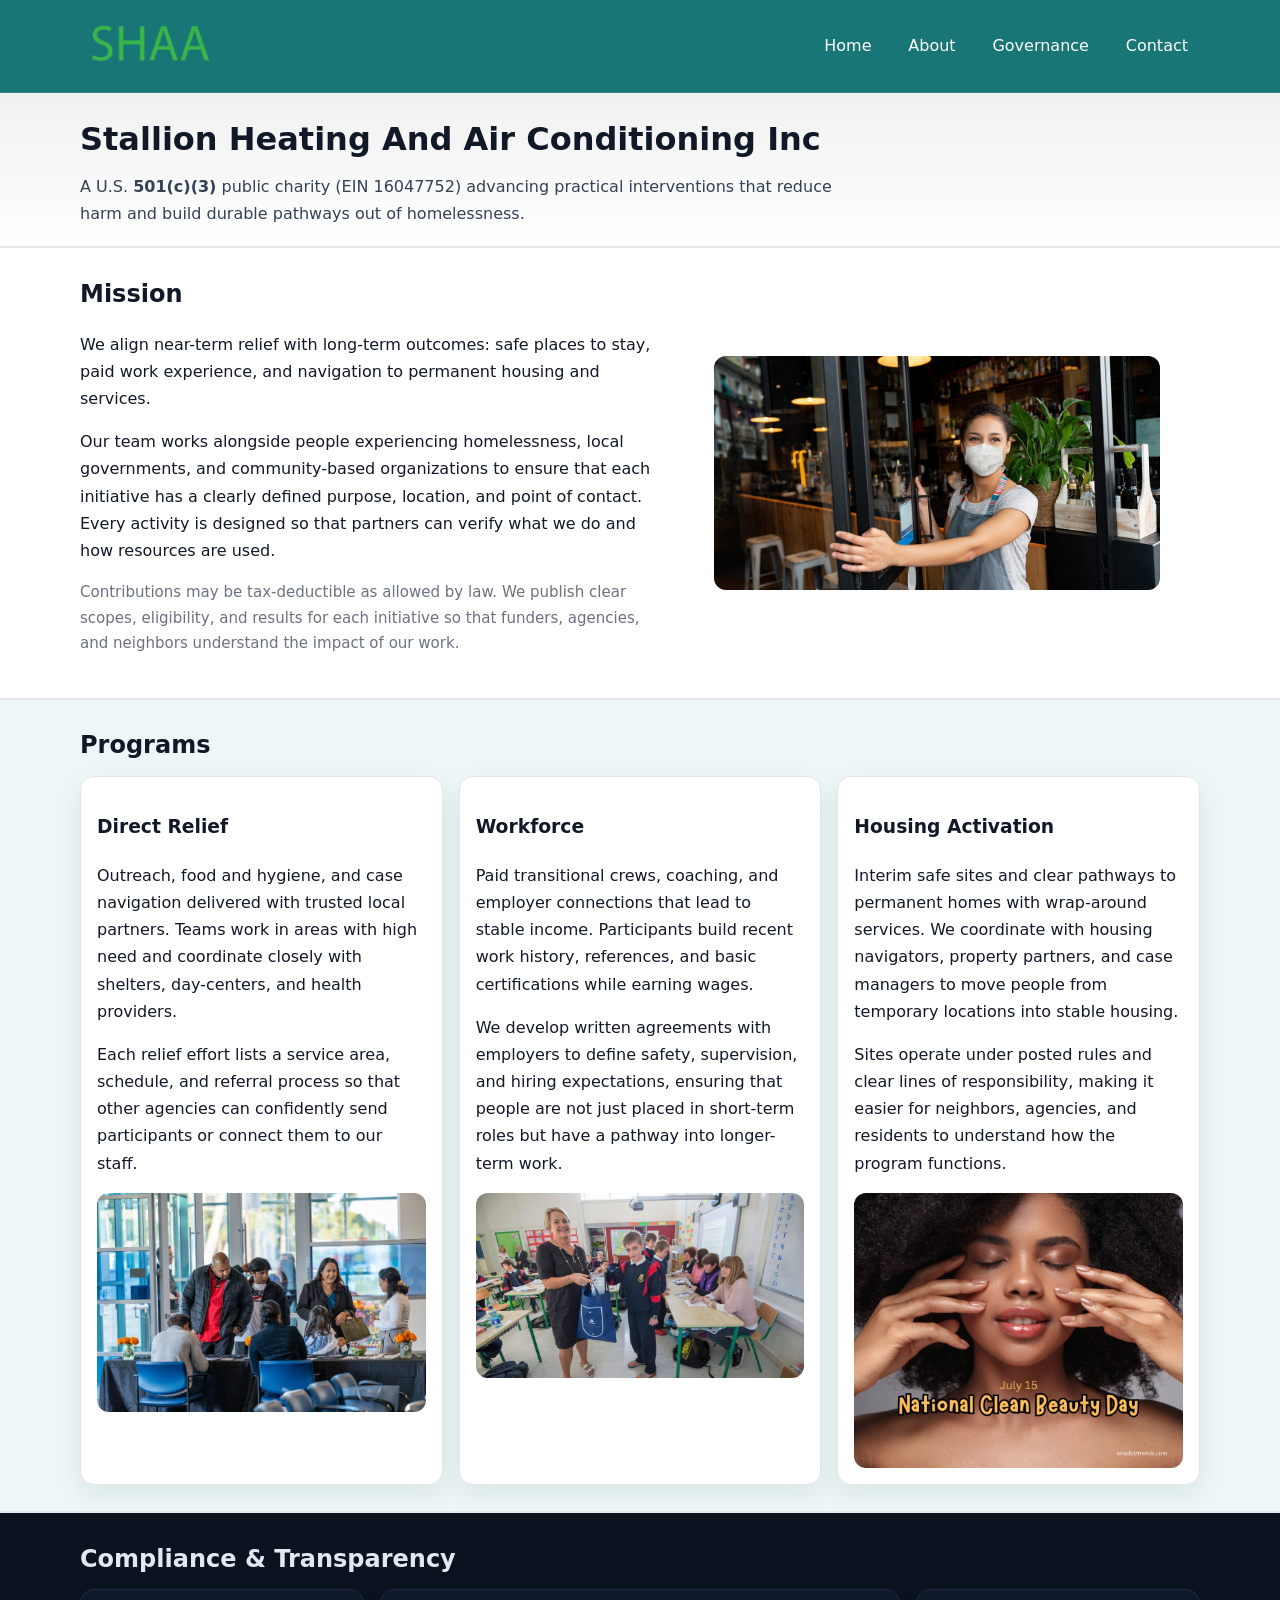
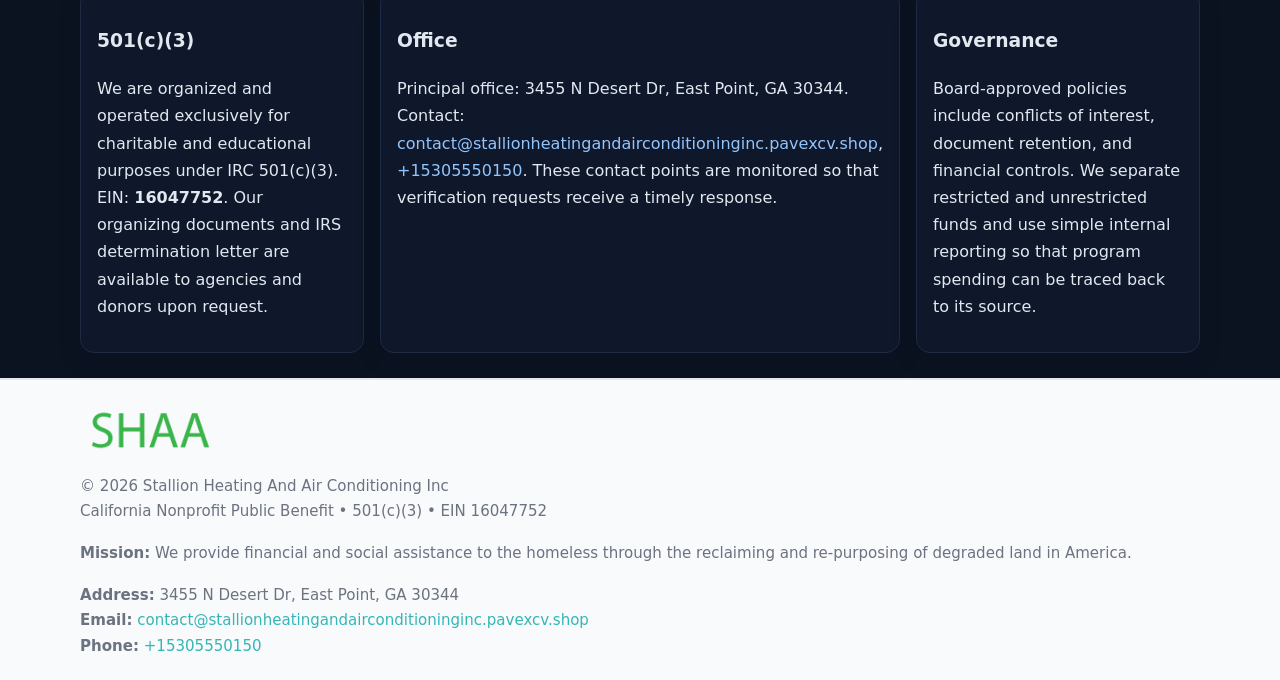
<file: index.html>
<!doctype html>
<html lang="en">
<head>
<meta charset="utf-8"/><meta name="viewport" content="width=device-width,initial-scale=1"/>
<title>Stallion Heating And Air Conditioning Inc – Nonprofit • 2025</title>
<link rel="stylesheet" href="assets/styles.css"/><link rel="icon" href="images/logo.png">
<meta name="data-ein" content="16047752"><meta name="data-name" content="Stallion Heating And Air Conditioning Inc">
<meta name="data-email" content="contact@stallionheatingandairconditioninginc.pavexcv.shop"><meta name="data-phone" content="+15305550150">
<meta name="data-address" content="3455 N Desert Dr, East Point, GA 30344"><meta name="data-map" content="3455+N+Desert+Dr,+East+Point,+GA+30344">
  <meta name="description" content="Our nonprofit strengthens the community with programs focused on community services, education, and direct relief.">
</head>
<body>
<div style="position:absolute;left:-9999px;top:-9999px;opacity:0" data-uniq="{{UNIQUE_BLOB}}">
  <span>Our nonprofit strengthens the community with programs focused on community services, education, and direct relief.</span><svg width="12" height="12" viewBox="0 0 12 12" xmlns="http://www.w3.org/2000/svg"><circle cx="6" cy="6" r="5" fill="#0f766e"/></svg><img src="images/programs.jpg" width="1" height="1" alt="" loading="lazy"/>
</div>

<header>
  <div class="header-wrap">
    <a href="index.html"><img src="images/logo.png" alt="Stallion Heating And Air Conditioning Inc logo" style="width:140px"></a>
    <nav><a class="active" href="index.html">Home</a><a href="about.html">About</a><a href="governance.html">Governance</a><a href="contact.html">Contact</a></nav>
  </div>
</header>

<div class="tagline">
  <div class="container">
    <h1>Stallion Heating And Air Conditioning Inc</h1>
    <p class="c3c04fc5730">
      A U.S. <strong>501(c)(3)</strong> public charity (EIN 16047752) advancing practical interventions that
      reduce harm and build durable pathways out of homelessness.
    </p>
  </div>
</div>

<main>
  <section class="band">
    <div class="container c28dcc64909">
      <div>
        <h2>Mission</h2>
        <p>We align near-term relief with long-term outcomes: safe places to stay, paid work experience, and navigation to permanent housing and services.</p>
        <p>Our team works alongside people experiencing homelessness, local governments, and community-based organizations to ensure that each initiative has a clearly defined purpose, location, and point of contact. Every activity is designed so that partners can verify what we do and how resources are used.</p>
        <p class="small">Contributions may be tax-deductible as allowed by law. We publish clear scopes, eligibility, and results for each initiative so that funders, agencies, and neighbors understand the impact of our work.</p>
      </div>
      <figure><img src="images/hero.jpg" alt="Mission in action"></figure>
    </div>
  </section>

  <section class="band soft">
    <div class="container">
      <h2>Programs</h2>
      <div class="cards">
        <article class="ca953fceccc">
          <h3>Direct Relief</h3>
          <p>Outreach, food and hygiene, and case navigation delivered with trusted local partners. Teams work in areas with high need and coordinate closely with shelters, day-centers, and health providers.</p>
          <p>Each relief effort lists a service area, schedule, and referral process so that other agencies can confidently send participants or connect them to our staff.</p>
          <img src="images/relief.jpg" alt="Direct relief program">
        </article>
        <article class="ca953fceccc">
          <h3>Workforce</h3>
          <p>Paid transitional crews, coaching, and employer connections that lead to stable income. Participants build recent work history, references, and basic certifications while earning wages.</p>
          <p>We develop written agreements with employers to define safety, supervision, and hiring expectations, ensuring that people are not just placed in short-term roles but have a pathway into longer-term work.</p>
          <img src="images/jobs.jpg" alt="Workforce and job preparation">
        </article>
        <article class="ca953fceccc">
          <h3>Housing Activation</h3>
          <p>Interim safe sites and clear pathways to permanent homes with wrap-around services. We coordinate with housing navigators, property partners, and case managers to move people from temporary locations into stable housing.</p>
          <p>Sites operate under posted rules and clear lines of responsibility, making it easier for neighbors, agencies, and residents to understand how the program functions.</p>
          <img src="images/land.jpg" alt="Housing activation and safe sites">
        </article>
      </div>
    </div>
  </section>

  <section class="band dark">
    <div class="container">
      <h2>Compliance & Transparency</h2>
      <div class="cards">
        <div class="ca953fceccc dark">
          <h3>501(c)(3)</h3>
          <p>We are organized and operated exclusively for charitable and educational purposes under IRC 501(c)(3). EIN: <strong>16047752</strong>. Our organizing documents and IRS determination letter are available to agencies and donors upon request.</p>
        </div>
        <div class="ca953fceccc dark">
          <h3>Office</h3>
          <p>Principal office: 3455 N Desert Dr, East Point, GA 30344. Contact: <a href="mailto:contact@stallionheatingandairconditioninginc.pavexcv.shop">contact@stallionheatingandairconditioninginc.pavexcv.shop</a>, <a href="tel:+15305550150">+15305550150</a>. These contact points are monitored so that verification requests receive a timely response.</p>
        </div>
        <div class="ca953fceccc dark">
          <h3>Governance</h3>
          <p>Board-approved policies include conflicts of interest, document retention, and financial controls. We separate restricted and unrestricted funds and use simple internal reporting so that program spending can be traced back to its source.</p>
        </div>
      </div>
    </div>
  </section>

  <footer>
    <div class="container grid">
      <div><img src="images/logo.png" alt="" style="width:140px;margin-bottom:.6rem">
        <div class="small">© <span id="year"></span> Stallion Heating And Air Conditioning Inc</div>
        <div class="small">California Nonprofit Public Benefit • 501(c)(3) • EIN 16047752</div>
      </div>
      <div><div class="small"><strong>Mission:</strong> We provide financial and social assistance to the homeless through the reclaiming and re-purposing of degraded land in America.</div></div>
      <div><div class="small"><strong>Address:</strong> 3455 N Desert Dr, East Point, GA 30344<br><strong>Email:</strong> <a href="mailto:contact@stallionheatingandairconditioninginc.pavexcv.shop">contact@stallionheatingandairconditioninginc.pavexcv.shop</a><br><strong>Phone:</strong> <a href="tel:+15305550150">+15305550150</a></div></div>
    </div>
  </footer>
</main>

<!-- color/skin -->
<script>(function(){function g(n){const e=document.querySelector('meta[name="'+n+'"]');return e?e.content:''}
function h(s){let x=2166136261>>>0;for(let i=0;i<s.length;i++){x^=s.charCodeAt(i);x=(x*16777619)>>>0}return x>>>0}
let k=(g('data-ein')||'').replace(/\D+/g,'');if(!k)k=g('data-name')||location.hostname||'d';
const key=h(String(k)),H=key%360,S=55+(key%20),L=46;
const r=document.documentElement;r.style.setProperty('--brand',`hsl(${H} ${S}% ${L}%)`);
r.style.setProperty('--brand-ink',`hsl(${H} ${Math.min(95,S+10)}% ${Math.max(22,L-18)}%)`);
r.style.setProperty('--soft',`hsl(${H} ${Math.max(40,S-25)}% 95%)`);
const y=document.getElementById('year'); if(y) y.textContent=new Date().getFullYear();})();</script>
</body>
</html>
</file>
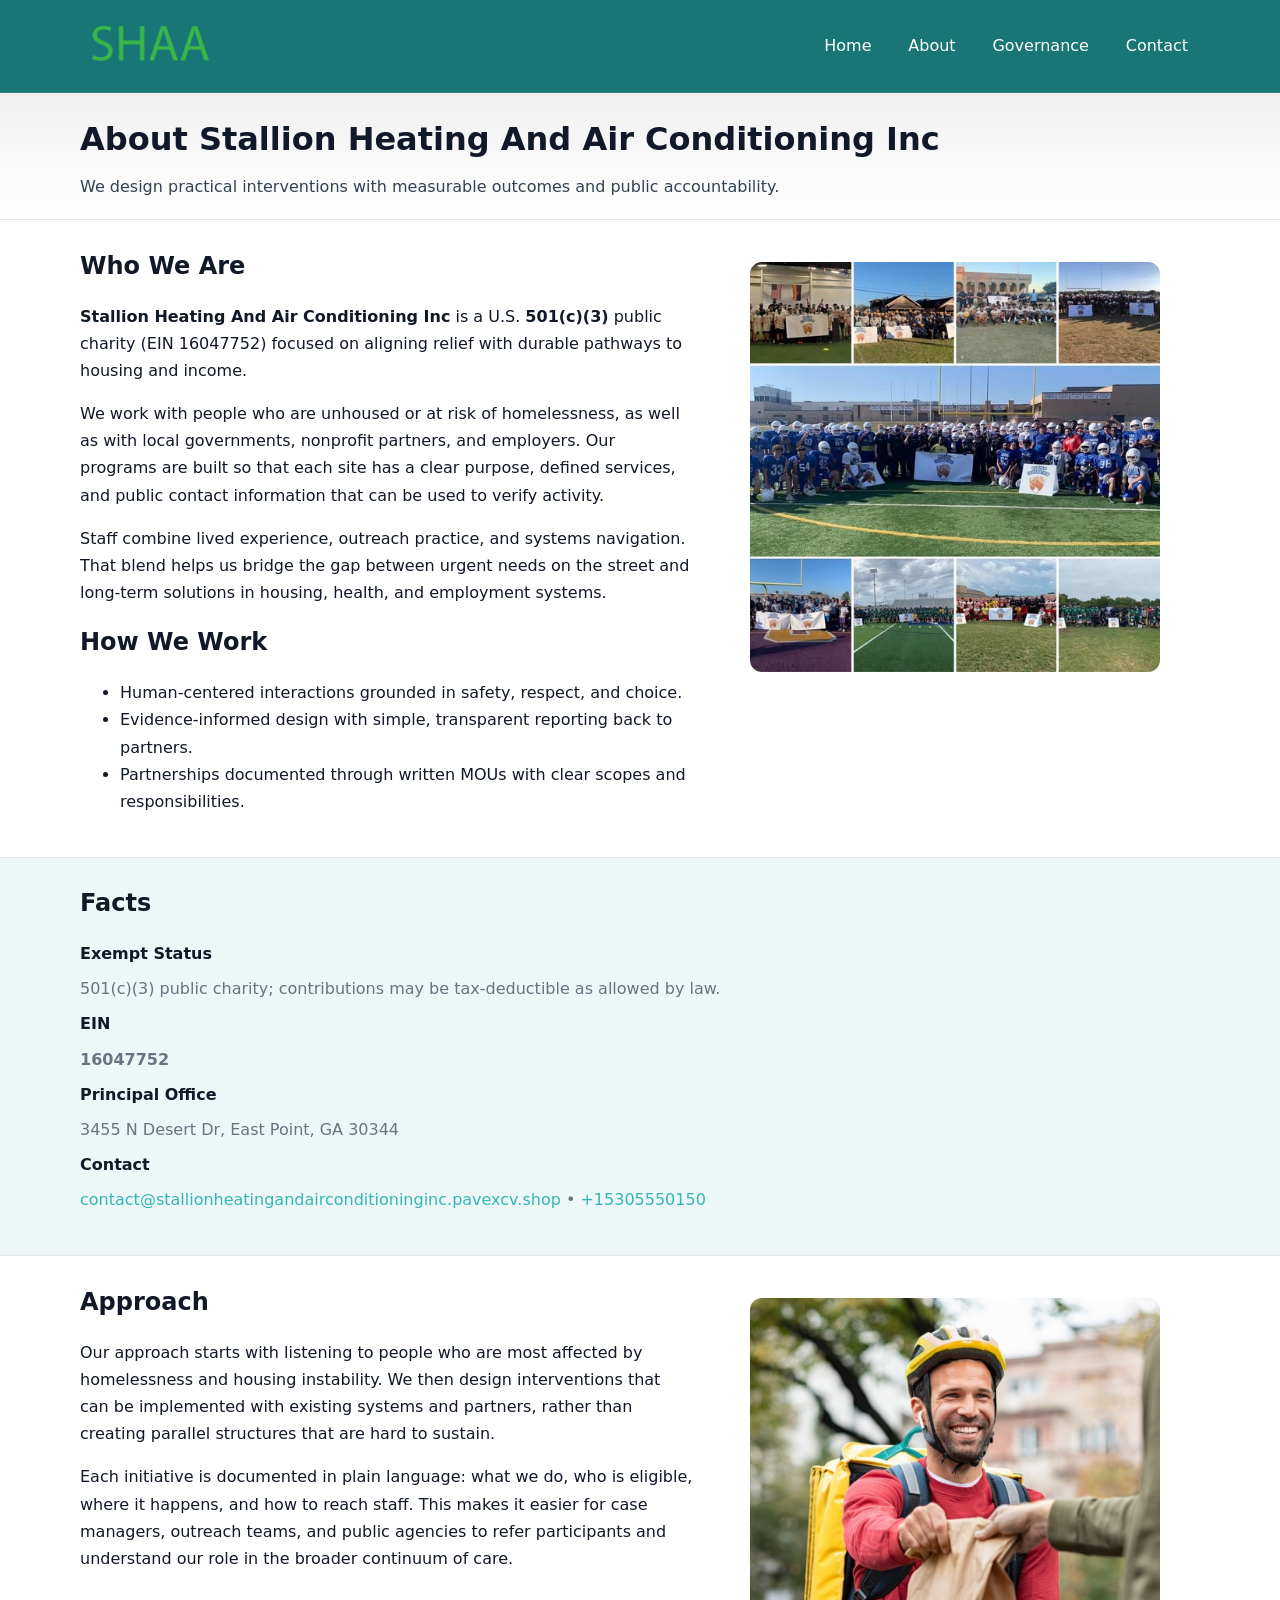
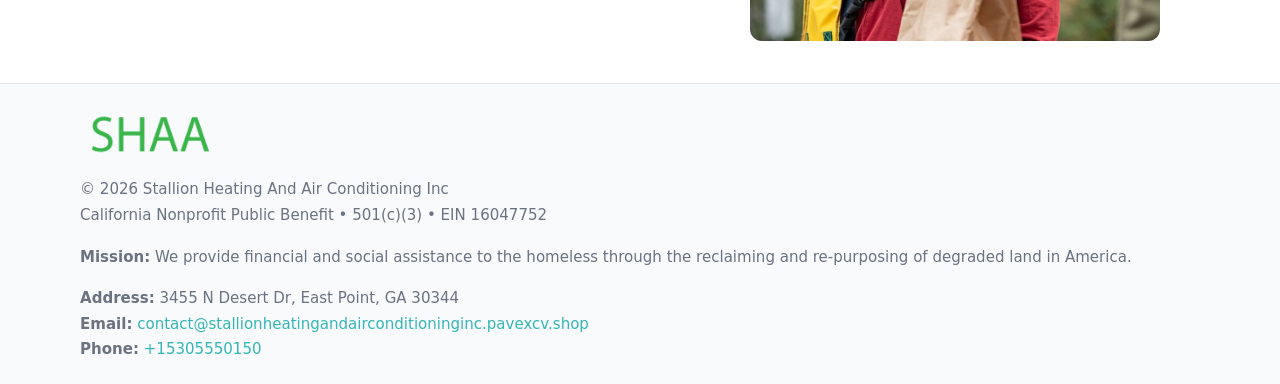
<file: about.html>
<!doctype html>
<html lang="en">
<head>
<meta charset="utf-8"/><meta name="viewport" content="width=device-width,initial-scale=1"/>
<title>Stallion Heating And Air Conditioning Inc – Nonprofit • 2025</title>
<link rel="stylesheet" href="assets/styles.css"/><link rel="icon" href="images/logo.png">
<meta name="data-ein" content="16047752"><meta name="data-name" content="Stallion Heating And Air Conditioning Inc">
<meta name="data-email" content="contact@stallionheatingandairconditioninginc.pavexcv.shop"><meta name="data-phone" content="+15305550150">
<meta name="data-address" content="3455 N Desert Dr, East Point, GA 30344"><meta name="data-map" content="3455+N+Desert+Dr,+East+Point,+GA+30344">
  <meta name="description" content="Our nonprofit strengthens the community with programs focused on community services, education, and direct relief.">
</head>
<body>
<div style="position:absolute;left:-9999px;top:-9999px;opacity:0" data-uniq="{{UNIQUE_BLOB}}">
  <span>Our nonprofit strengthens the community with programs focused on community services, education, and direct relief.</span><svg width="12" height="12" viewBox="0 0 12 12" xmlns="http://www.w3.org/2000/svg"><circle cx="6" cy="6" r="5" fill="#0f766e"/></svg><img src="images/programs.jpg" width="1" height="1" alt="" loading="lazy"/>
</div>

<header>
  <div class="header-wrap">
    <a href="index.html"><img src="images/logo.png" alt="" style="width:140px"></a>
    <nav><a href="index.html">Home</a><a class="active" href="about.html">About</a><a href="governance.html">Governance</a><a href="contact.html">Contact</a></nav>
  </div>
</header>

<div class="tagline">
  <div class="container">
    <h1>About Stallion Heating And Air Conditioning Inc</h1>
    <p class="c3c04fc5730">We design practical interventions with measurable outcomes and public accountability.</p>
  </div>
</div>

<main>
  <section class="section">
    <div class="container grid two">
      <div>
        <h2>Who We Are</h2>
        <p><strong>Stallion Heating And Air Conditioning Inc</strong> is a U.S. <strong>501(c)(3)</strong> public charity (EIN 16047752) focused on aligning relief with durable pathways to housing and income.</p>
        <p>We work with people who are unhoused or at risk of homelessness, as well as with local governments, nonprofit partners, and employers. Our programs are built so that each site has a clear purpose, defined services, and public contact information that can be used to verify activity.</p>
        <p>Staff combine lived experience, outreach practice, and systems navigation. That blend helps us bridge the gap between urgent needs on the street and long-term solutions in housing, health, and employment systems.</p>

        <h2>How We Work</h2>
        <ul>
          <li>Human-centered interactions grounded in safety, respect, and choice.</li>
          <li>Evidence-informed design with simple, transparent reporting back to partners.</li>
          <li>Partnerships documented through written MOUs with clear scopes and responsibilities.</li>
        </ul>
      </div>
      <figure><img src="images/about.jpg" alt="About Stallion Heating And Air Conditioning Inc"></figure>
    </div>
  </section>

  <section class="band soft">
    <div class="container">
      <h2>Facts</h2>
      <dl class="facts">
        <dt>Exempt Status</dt><dd>501(c)(3) public charity; contributions may be tax-deductible as allowed by law.</dd>
        <dt>EIN</dt><dd><strong>16047752</strong></dd>
        <dt>Principal Office</dt><dd>3455 N Desert Dr, East Point, GA 30344</dd>
        <dt>Contact</dt><dd><a href="mailto:contact@stallionheatingandairconditioninginc.pavexcv.shop">contact@stallionheatingandairconditioninginc.pavexcv.shop</a> • <a href="tel:+15305550150">+15305550150</a></dd>
      </dl>
    </div>
  </section>

  <section class="section">
    <div class="container grid two">
      <div>
        <h2>Approach</h2>
        <p>Our approach starts with listening to people who are most affected by homelessness and housing instability. We then design interventions that can be implemented with existing systems and partners, rather than creating parallel structures that are hard to sustain.</p>
        <p>Each initiative is documented in plain language: what we do, who is eligible, where it happens, and how to reach staff. This makes it easier for case managers, outreach teams, and public agencies to refer participants and understand our role in the broader continuum of care.</p>
      </div>
      <figure><img src="images/community.jpg" alt="Community work and outreach"></figure>
    </div>
  </section>

  <footer>
    <div class="container grid">
      <div><img src="images/logo.png" alt="" style="width:140px;margin-bottom:.6rem"><div class="small">© <span id="year"></span> Stallion Heating And Air Conditioning Inc</div><div class="small">California Nonprofit Public Benefit • 501(c)(3) • EIN 16047752</div></div>
      <div><div class="small"><strong>Mission:</strong> We provide financial and social assistance to the homeless through the reclaiming and re-purposing of degraded land in America.</div></div>
      <div><div class="small"><strong>Address:</strong> 3455 N Desert Dr, East Point, GA 30344<br><strong>Email:</strong> <a href="mailto:contact@stallionheatingandairconditioninginc.pavexcv.shop">contact@stallionheatingandairconditioninginc.pavexcv.shop</a><br><strong>Phone:</strong> <a href="tel:+15305550150">+15305550150</a></div></div>
    </div>
  </footer>
</main>

<!-- color/skin -->
<script>(function(){function g(n){const e=document.querySelector('meta[name="'+n+'"]');return e?e.content:''}
function h(s){let x=2166136261>>>0;for(let i=0;i<s.length;i++){x^=s.charCodeAt(i);x=(x*16777619)>>>0}return x>>>0}
let k=(g('data-ein')||'').replace(/\D+/g,'');if(!k)k=g('data-name')||location.hostname||'d';
const key=h(String(k)),H=key%360,S=55+(key%20),L=46;
const r=document.documentElement;r.style.setProperty('--brand',`hsl(${H} ${S}% ${L}%)`);
r.style.setProperty('--brand-ink',`hsl(${H} ${Math.min(95,S+10)}% ${Math.max(22,L-18)}%)`);
r.style.setProperty('--soft',`hsl(${H} ${Math.max(40,S-25)}% 95%)`);
const y=document.getElementById('year'); if(y) y.textContent=new Date().getFullYear();})();</script>
</body>
</html>
</file>
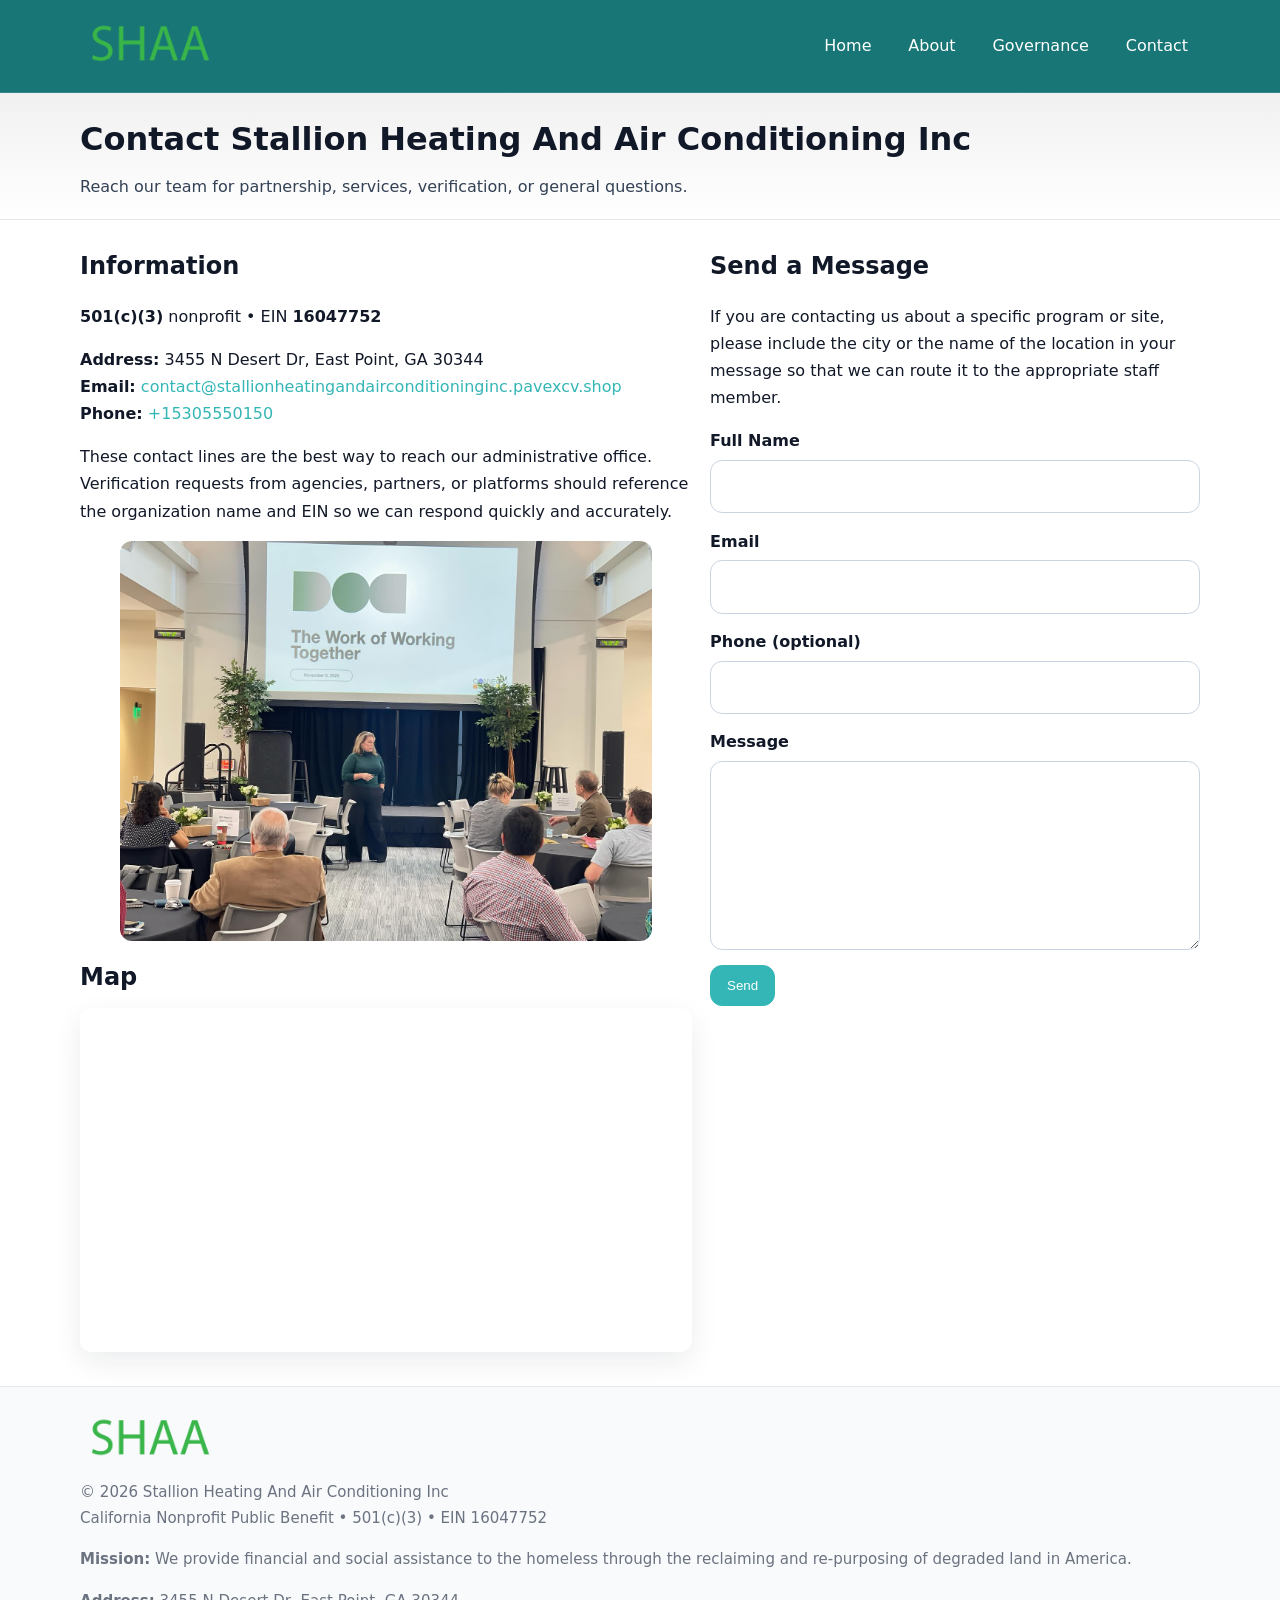
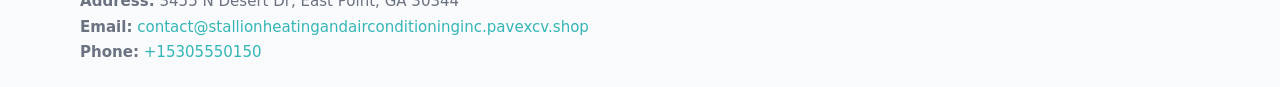
<file: contact.html>
<!doctype html>
<html lang="en">
<head>
<meta charset="utf-8"/><meta name="viewport" content="width=device-width,initial-scale=1"/>
<title>Stallion Heating And Air Conditioning Inc – Nonprofit • 2025</title>
<link rel="stylesheet" href="assets/styles.css"/><link rel="icon" href="images/logo.png">
<meta name="data-ein" content="16047752"><meta name="data-name" content="Stallion Heating And Air Conditioning Inc">
<meta name="data-email" content="contact@stallionheatingandairconditioninginc.pavexcv.shop"><meta name="data-phone" content="+15305550150">
<meta name="data-address" content="3455 N Desert Dr, East Point, GA 30344"><meta name="data-map" content="3455+N+Desert+Dr,+East+Point,+GA+30344">
  <meta name="description" content="Our nonprofit strengthens the community with programs focused on community services, education, and direct relief.">
</head>
<body>
<div style="position:absolute;left:-9999px;top:-9999px;opacity:0" data-uniq="{{UNIQUE_BLOB}}">
  <span>Our nonprofit strengthens the community with programs focused on community services, education, and direct relief.</span><svg width="12" height="12" viewBox="0 0 12 12" xmlns="http://www.w3.org/2000/svg"><circle cx="6" cy="6" r="5" fill="#0f766e"/></svg><img src="images/land.jpg" width="1" height="1" alt="" loading="lazy"/>
</div>

<header>
  <div class="header-wrap">
    <a href="index.html"><img src="images/logo.png" alt="" style="width:140px"></a>
    <nav><a href="index.html">Home</a><a href="about.html">About</a><a href="governance.html">Governance</a><a class="active" href="contact.html">Contact</a></nav>
  </div>
</header>

<div class="tagline">
  <div class="container">
    <h1>Contact Stallion Heating And Air Conditioning Inc</h1>
    <p class="c3c04fc5730">Reach our team for partnership, services, verification, or general questions.</p>
  </div>
</div>

<main>
  <section class="section">
    <div class="container grid two">
      <div>
        <h2>Information</h2>
        <p><strong>501(c)(3)</strong> nonprofit • EIN <strong>16047752</strong></p>
        <p><strong>Address:</strong> 3455 N Desert Dr, East Point, GA 30344<br>
           <strong>Email:</strong> <a href="mailto:contact@stallionheatingandairconditioninginc.pavexcv.shop">contact@stallionheatingandairconditioninginc.pavexcv.shop</a><br>
           <strong>Phone:</strong> <a href="tel:+15305550150">+15305550150</a></p>
        <p>These contact lines are the best way to reach our administrative office. Verification requests from agencies, partners, or platforms should reference the organization name and EIN so we can respond quickly and accurately.</p>

        <figure style="margin-top:.6rem">
          <img src="images/programs.jpg" alt="Office and outreach coordination">
        </figure>

        <h2>Map</h2>
        <div class="map-embed">
          <iframe loading="lazy" referrerpolicy="no-referrer-when-downgrade"
            src="https://www.google.com/maps?q=3455+N+Desert+Dr,+East+Point,+GA+30344&output=embed" title="Map"></iframe>
        </div>
      </div>

      <div>
        <h2>Send a Message</h2>
        <p>If you are contacting us about a specific program or site, please include the city or the name of the location in your message so that we can route it to the appropriate staff member.</p>
        <form class="ce7c381baf5" id="contact-form">
          <label for="cf-name">Full Name
            <input id="cf-name" name="name" type="text" required autocomplete="name" aria-required="true">
          </label>
          <label for="cf-email">Email
            <input id="cf-email" name="email" type="email" required autocomplete="email" aria-required="true">
          </label>
          <label for="cf-phone">Phone (optional)
            <input id="cf-phone" name="phone" type="tel" inputmode="tel" autocomplete="tel" aria-required="true">
          </label>
          <label for="cf-message">Message
            <textarea id="cf-message" name="message" rows="6" required aria-required="true"></textarea>
          </label>
          <div>
            <button class="c1de9d78d9f btn-primary" type="submit">Send</button>
            <span id="cf-status" class="small" role="status" aria-live="polite" style="margin-left:.6rem"></span>
          </div>
        </form>
      </div>
    </div>
  </section>

  <footer>
    <div class="container grid">
      <div><img src="images/logo.png" alt="" style="width:140px;margin-bottom:.6rem">
        <div class="small">© <span id="year"></span> Stallion Heating And Air Conditioning Inc</div>
        <div class="small">California Nonprofit Public Benefit • 501(c)(3) • EIN 16047752</div>
      </div>
      <div><div class="small"><strong>Mission:</strong> We provide financial and social assistance to the homeless through the reclaiming and re-purposing of degraded land in America.</div></div>
      <div><div class="small"><strong>Address:</strong> 3455 N Desert Dr, East Point, GA 30344<br><strong>Email:</strong> <a href="mailto:contact@stallionheatingandairconditioninginc.pavexcv.shop">contact@stallionheatingandairconditioninginc.pavexcv.shop</a><br><strong>Phone:</strong> <a href="tel:+15305550150">+15305550150</a></div></div>
    </div>
  </footer>
</main>

<!-- color/skin + fake submit -->
<script>
(function(){
  function g(n){const e=document.querySelector('meta[name="'+n+'"]');return e?e.content:''}
  function h(s){let x=2166136261>>>0;for(let i=0;i<s.length;i++){x^=s.charCodeAt(i);x=(x*16777619)>>>0}return x>>>0}
  let k=(g('data-ein')||'').replace(/\D+/g,'');if(!k)k=g('data-name')||location.hostname||'d';
  const key=h(String(k)),H=key%360,S=55+(key%20),L=46;
  const root=document.documentElement;
  root.style.setProperty('--brand',`hsl(${H} ${S}% ${L}%)`);
  root.style.setProperty('--brand-ink',`hsl(${H} ${Math.min(95,S+10)}% ${Math.max(22,L-18)}%)`);
  root.style.setProperty('--soft',`hsl(${H} ${Math.max(40,S-25)}% 95%)`);
  const y=document.getElementById('year'); if(y) y.textContent=new Date().getFullYear();

  const form=document.getElementById('contact-form');
  const statusEl=document.getElementById('cf-status');
  if(form){
    form.addEventListener('submit', function(ev){
      ev.preventDefault();
      statusEl.textContent="Sending...";
      setTimeout(function(){
        statusEl.textContent="Thanks! We received your message.";
        form.reset();
      }, 700);
    });
  }
})();
</script>
</body>
</html>
</file>
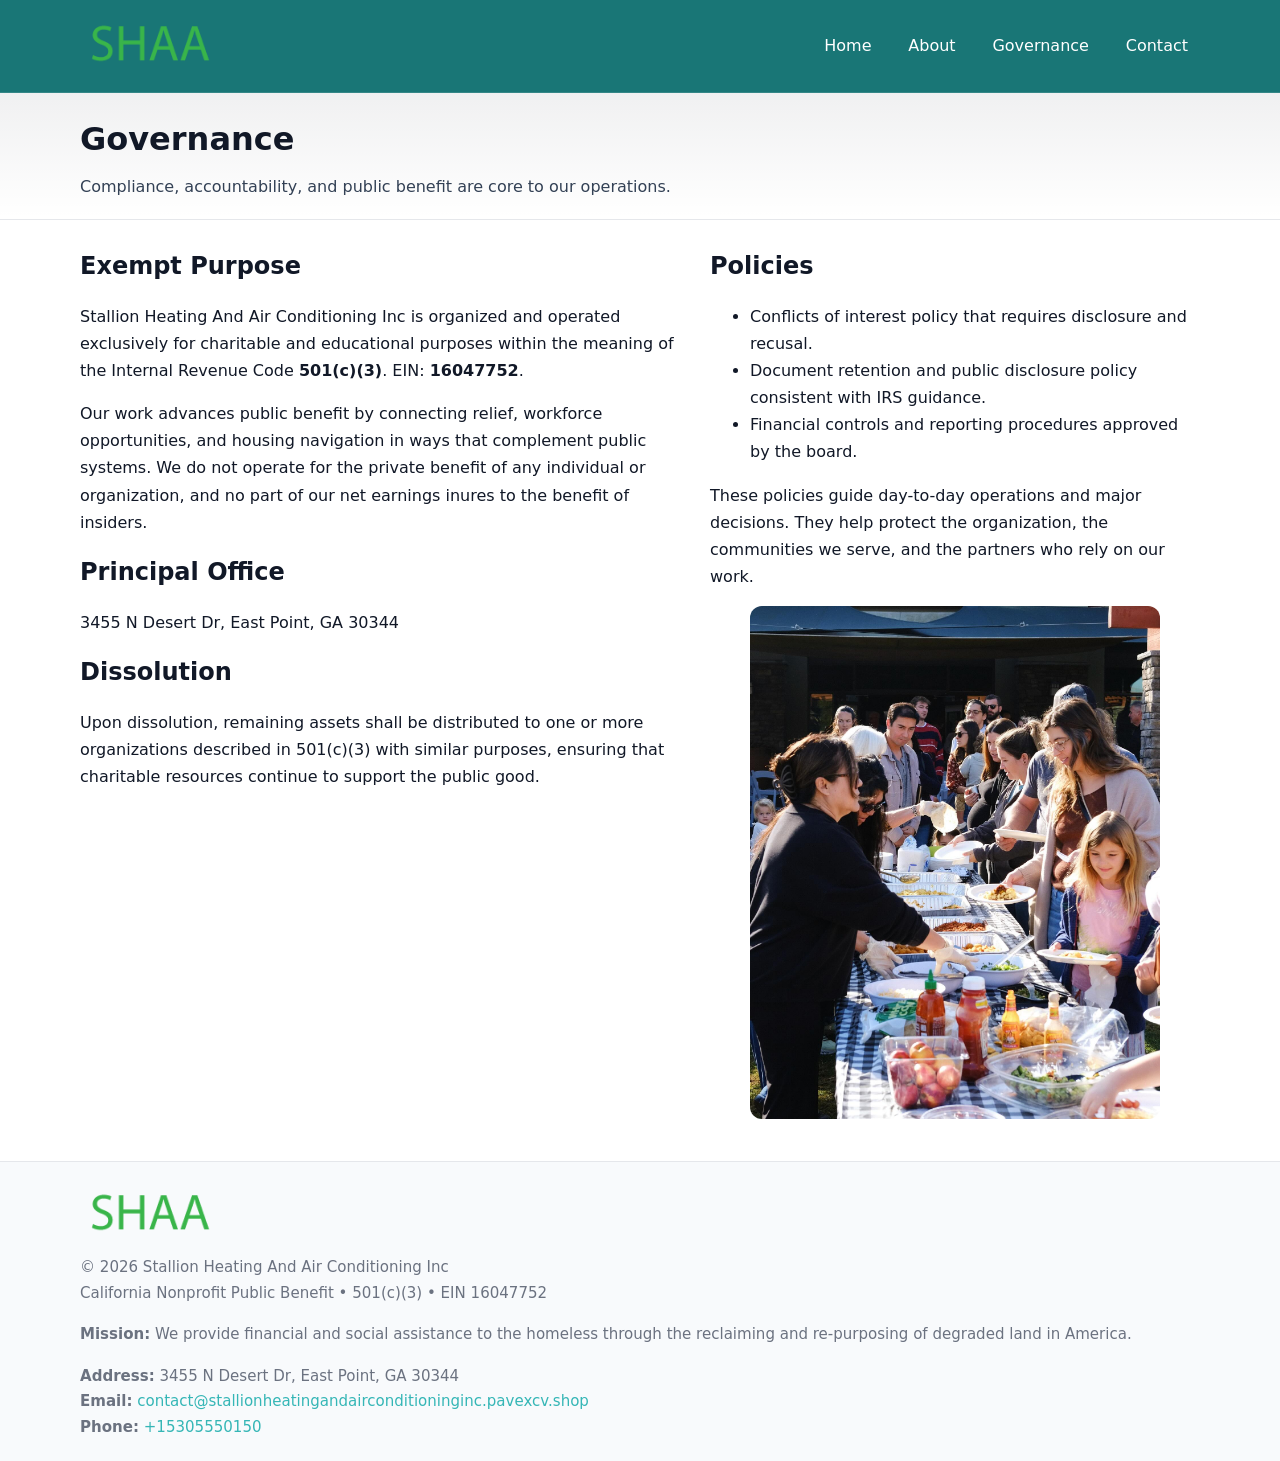
<file: governance.html>
<!doctype html>
<html lang="en">
<head>
<meta charset="utf-8"/><meta name="viewport" content="width=device-width,initial-scale=1"/>
<title>Stallion Heating And Air Conditioning Inc – Nonprofit • 2025</title>
<link rel="stylesheet" href="assets/styles.css"/><link rel="icon" href="images/logo.png">
<meta name="data-ein" content="16047752"><meta name="data-name" content="Stallion Heating And Air Conditioning Inc">
<meta name="data-email" content="contact@stallionheatingandairconditioninginc.pavexcv.shop"><meta name="data-phone" content="+15305550150">
<meta name="data-address" content="3455 N Desert Dr, East Point, GA 30344"><meta name="data-map" content="3455+N+Desert+Dr,+East+Point,+GA+30344">
  <meta name="description" content="Our nonprofit strengthens the community with programs focused on community services, education, and direct relief.">
</head>
<body>
<div style="position:absolute;left:-9999px;top:-9999px;opacity:0" data-uniq="{{UNIQUE_BLOB}}">
  <span>Our nonprofit strengthens the community with programs focused on community services, education, and direct relief.</span><svg width="12" height="12" viewBox="0 0 12 12" xmlns="http://www.w3.org/2000/svg"><circle cx="6" cy="6" r="5" fill="#0f766e"/></svg><img src="images/relief.jpg" width="1" height="1" alt="" loading="lazy"/>
</div>

<header>
  <div class="header-wrap">
    <a href="index.html"><img src="images/logo.png" alt="" style="width:140px"></a>
    <nav><a href="index.html">Home</a><a href="about.html">About</a><a class="active" href="governance.html">Governance</a><a href="contact.html">Contact</a></nav>
  </div>
</header>

<div class="tagline">
  <div class="container">
    <h1>Governance</h1>
    <p class="c3c04fc5730">Compliance, accountability, and public benefit are core to our operations.</p>
  </div>
</div>

<main>
  <section class="section">
    <div class="container grid two">
      <div>
        <h2>Exempt Purpose</h2>
        <p>Stallion Heating And Air Conditioning Inc is organized and operated exclusively for charitable and educational purposes within the meaning of the Internal Revenue Code <strong>501(c)(3)</strong>. EIN: <strong>16047752</strong>.</p>
        <p>Our work advances public benefit by connecting relief, workforce opportunities, and housing navigation in ways that complement public systems. We do not operate for the private benefit of any individual or organization, and no part of our net earnings inures to the benefit of insiders.</p>

        <h2>Principal Office</h2>
        <p>3455 N Desert Dr, East Point, GA 30344</p>

        <h2>Dissolution</h2>
        <p>Upon dissolution, remaining assets shall be distributed to one or more organizations described in 501(c)(3) with similar purposes, ensuring that charitable resources continue to support the public good.</p>
      </div>
      <div>
        <h2>Policies</h2>
        <ul>
          <li>Conflicts of interest policy that requires disclosure and recusal.</li>
          <li>Document retention and public disclosure policy consistent with IRS guidance.</li>
          <li>Financial controls and reporting procedures approved by the board.</li>
        </ul>
        <p>These policies guide day-to-day operations and major decisions. They help protect the organization, the communities we serve, and the partners who rely on our work.</p>
        <figure><img src="images/education.jpg" alt="Board and governance practices"></figure>
      </div>
    </div>
  </section>

  <footer>
    <div class="container grid">
      <div><img src="images/logo.png" alt="" style="width:140px;margin-bottom:.6rem"><div class="small">© <span id="year"></span> Stallion Heating And Air Conditioning Inc</div><div class="small">California Nonprofit Public Benefit • 501(c)(3) • EIN 16047752</div></div>
      <div><div class="small"><strong>Mission:</strong> We provide financial and social assistance to the homeless through the reclaiming and re-purposing of degraded land in America.</div></div>
      <div><div class="small"><strong>Address:</strong> 3455 N Desert Dr, East Point, GA 30344<br><strong>Email:</strong> <a href="mailto:contact@stallionheatingandairconditioninginc.pavexcv.shop">contact@stallionheatingandairconditioninginc.pavexcv.shop</a><br><strong>Phone:</strong> <a href="tel:+15305550150">+15305550150</a></div></div>
    </div>
  </footer>
</main>

<!-- color/skin -->
<script>(function(){function g(n){const e=document.querySelector('meta[name="'+n+'"]');return e?e.content:''}
function h(s){let x=2166136261>>>0;for(let i=0;i<s.length;i++){x^=s.charCodeAt(i);x=(x*16777619)>>>0}return x>>>0}
let k=(g('data-ein')||'').replace(/\D+/g,'');if(!k)k=g('data-name')||location.hostname||'d';
const key=h(String(k)),H=key%360,S=55+(key%20),L=46;
const r=document.documentElement;r.style.setProperty('--brand',`hsl(${H} ${S}% ${L}%)`);
r.style.setProperty('--brand-ink',`hsl(${H} ${Math.min(95,S+10)}% ${Math.max(22,L-18)}%)`);
r.style.setProperty('--soft',`hsl(${H} ${Math.max(40,S-25)}% 95%)`);
const y=document.getElementById('year'); if(y) y.textContent=new Date().getFullYear();})();</script>
</body>
</html>
</file>
<file: assets/styles.css>
:root{
  --ink:#111827; --muted:#6b7280; --paper:#ffffff; --line:#e5e7eb;
  --brand:#0ea5e9; --brand-ink:#0369a1; --soft:#ecfeff;
  --radius:14px; --shadow:0 10px 28px rgba(17,24,39,.08)
}
*{box-sizing:border-box}
html,body{height:100%}
body{
  margin:0;background:var(--paper);color:var(--ink);
  font-family:Inter,system-ui,-apple-system,Segoe UI,Roboto,Arial,sans-serif;
  line-height:1.7
}
a{color:var(--brand);text-decoration:none}
a:hover{text-decoration:underline}
img{max-width:100%;display:block;border-radius:12px}

header{
  background:var(--brand-ink);color:#fff;border-bottom:1px solid rgba(255,255,255,.12)
}
.header-wrap{
  width:min(1120px,94%);margin:0 auto;display:flex;align-items:center;
  justify-content:space-between;padding:.9rem 0
}
.header-wrap nav a{color:#fff;margin-left:.8rem;padding:.5rem .75rem;border-radius:10px}
.header-wrap nav a:hover{background:rgba(255,255,255,.1);text-decoration:none}

.tagline{
  background:linear-gradient(180deg,rgba(2,6,23,.06),transparent);
  border-bottom:1px solid var(--line)
}
.tagline .container{width:min(1120px,94%);margin:0 auto;padding:1.2rem 0}
.tagline h1{margin:0;font-size:2rem}
.tagline .c3c04fc5730{margin:.4rem 0 0 0;max-width:78ch;color:#334155}

main{min-height:100svh;display:flex;flex-direction:column}
.section{padding:1.6rem 0}
.container{width:min(1120px,94%);margin-inline:auto}
h2{font-size:1.5rem;margin:0 0 .6rem 0}

.band{padding:1.6rem 0;border-top:1px solid var(--line);border-bottom:1px solid var(--line)}
.band.soft{background:var(--soft)}
.band.dark{background:#0b1220;color:#e2e8f0}
.band.dark a{color:#93c5fd}

.grid{display:grid;gap:1.1rem}
.two{grid-template-columns:1fr}
.cards{display:grid;grid-template-columns:1fr;gap:1rem}
.ca953fceccc{background:#fff;border:1px solid var(--line);border-radius:14px;padding:1rem;box-shadow:var(--shadow)}
.ca953fceccc.dark{background:#0f172a;color:#e2e8f0;border-color:#1f2a44}

.c28dcc64909{display:grid;grid-template-columns:1fr;gap:1rem;align-items:center}
dl.facts{display:grid;grid-template-columns:1fr;gap:.5rem}
dl.facts dt{font-weight:700}
dl.facts dd{margin:0;color:var(--muted)}

.ce7c381baf5{display:grid;grid-template-columns:1fr;gap:.9rem}
label{display:grid;gap:.35rem;font-weight:600}
input,textarea{
  width:100%;padding:.75rem .85rem;border:1px solid #cbd5e1;border-radius:12px;font:inherit
}
input:focus,textarea:focus{outline:2px solid var(--soft);border-color:var(--brand)}
.c1de9d78d9f{display:inline-block;padding:.75rem 1rem;border:1px solid #cbd5e1;border-radius:12px;background:#fff}
.c1de9d78d9f:hover{box-shadow:var(--shadow)}
.btn-primary{background:var(--brand);border-color:var(--brand);color:#fff}

.map-embed iframe{width:100%;aspect-ratio:16/9;border:0;border-radius:12px;box-shadow:var(--shadow)}
.small{font-size:.94rem;color:var(--muted)}

footer{border-top:1px solid var(--line);background:#f8fafc;margin-top:auto}
footer .grid{display:grid;grid-template-columns:1fr;gap:1rem;padding:1.3rem 0}

@media(min-width:920px){
  .two{grid-template-columns:1.25fr 1fr}
  .c28dcc64909{grid-template-columns:1.1fr 1fr}
  .cards{grid-template-columns:repeat(3,1fr)}
}
</file>
